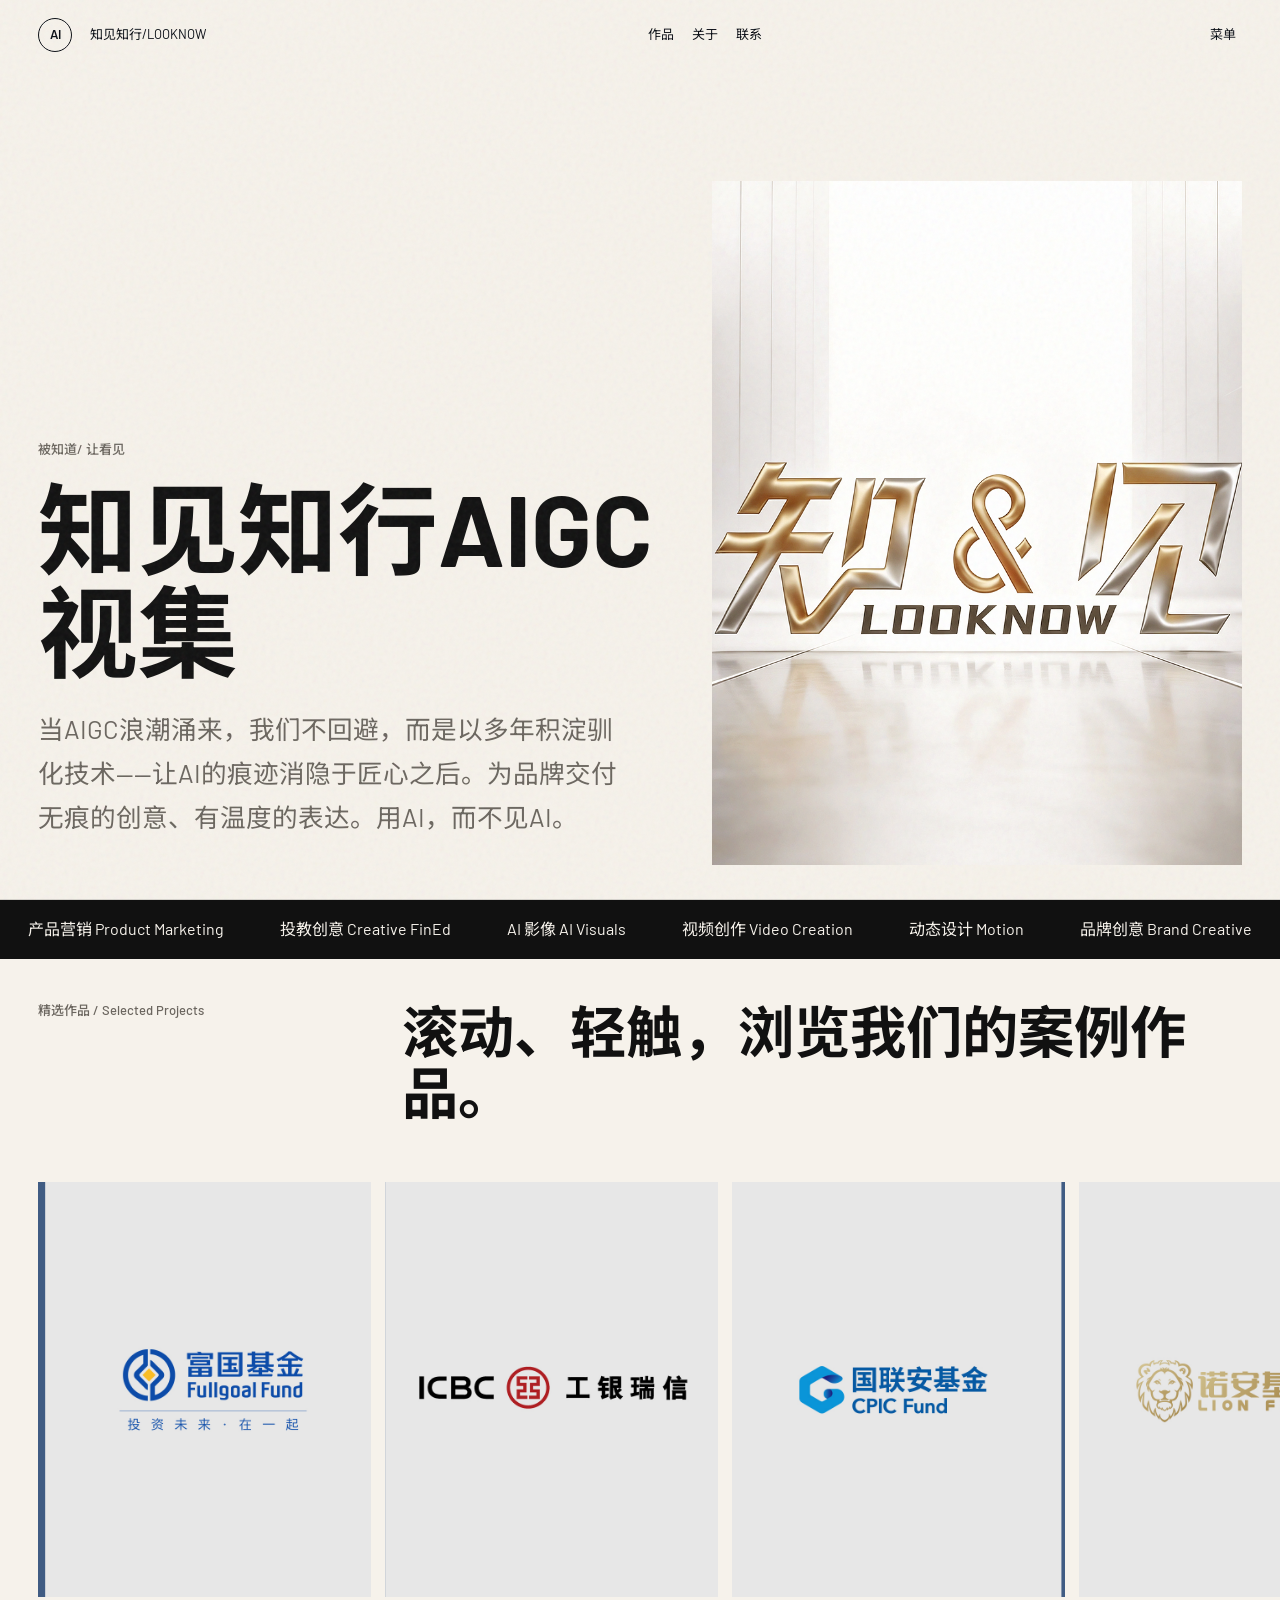
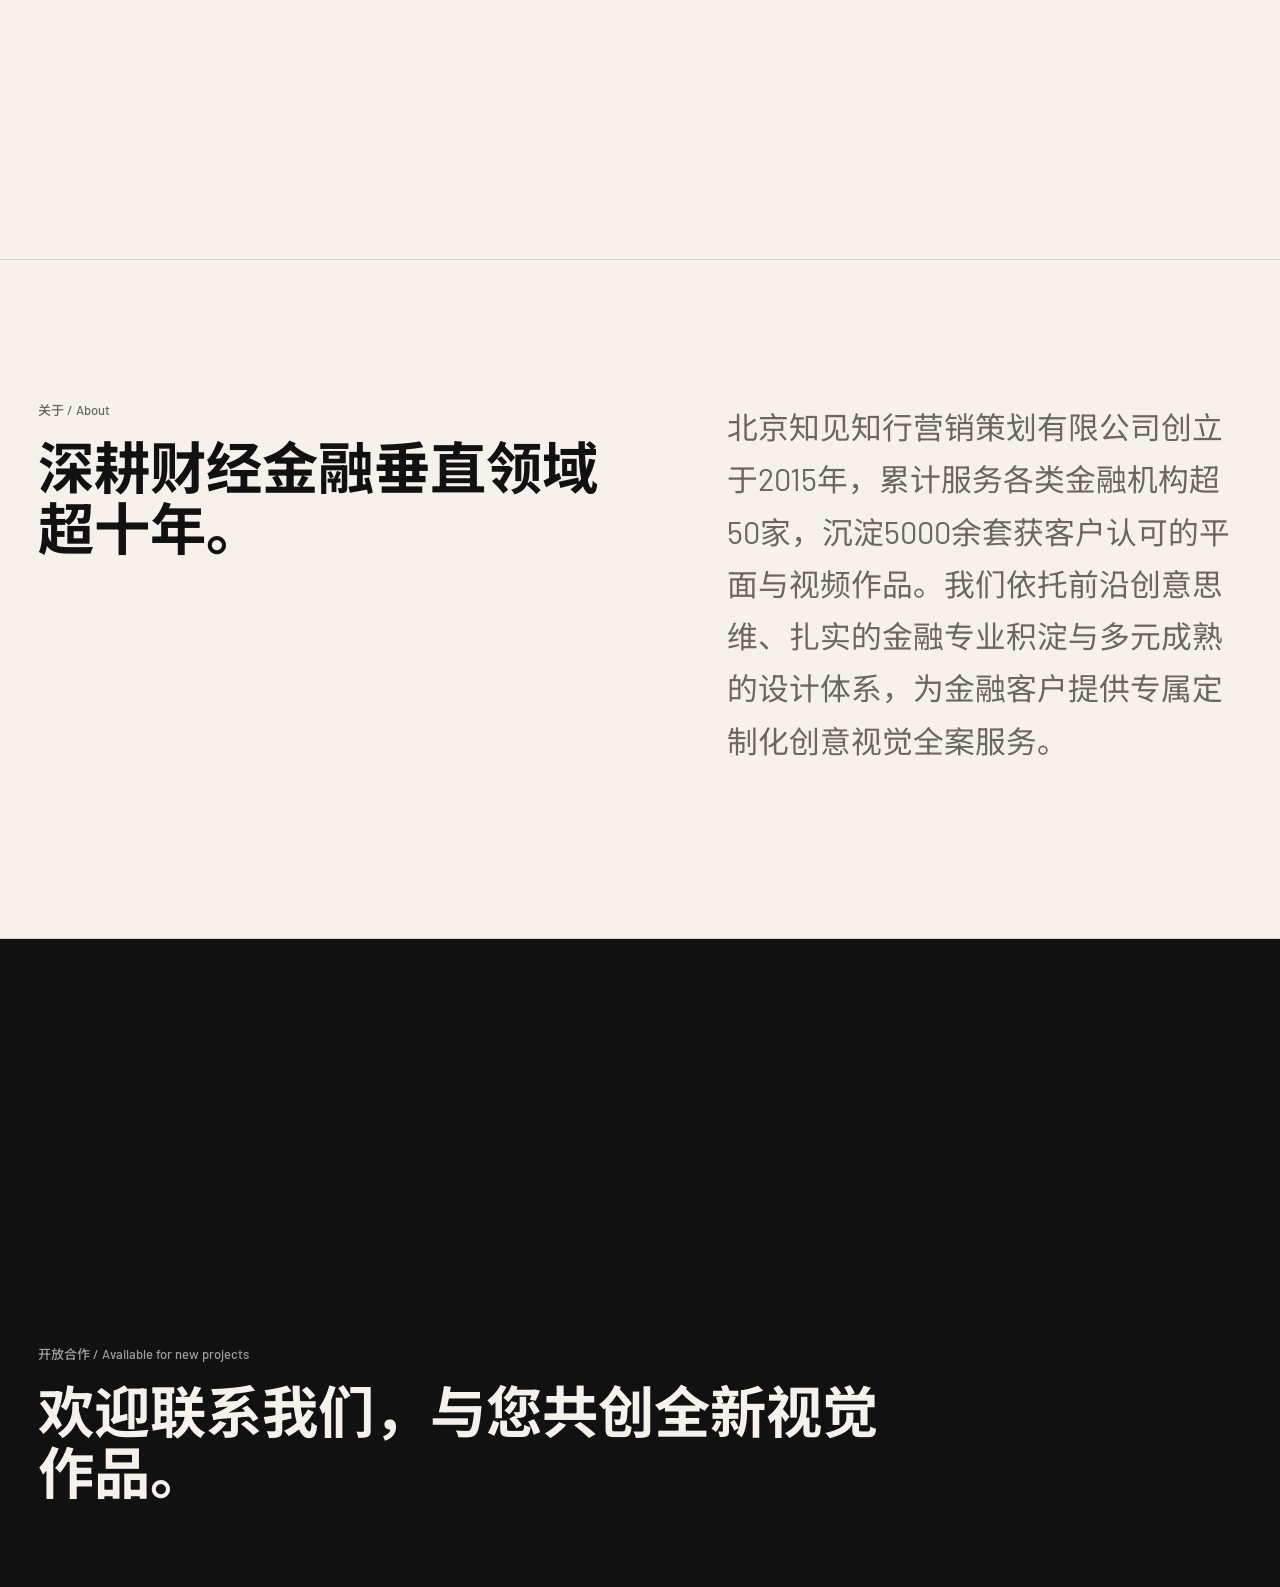
<file: index.html>
<!doctype html>
<html lang="zh-CN">
  <head>
    <meta charset="UTF-8" />
    <meta name="viewport" content="width=device-width, initial-scale=1.0" />
    <title>个人作品集 | 视觉设计与品牌体验</title>
    <meta
      name="description"
      content="一个以中文内容为主的视觉设计师作品集网站，展示品牌识别、艺术指导、数字体验与影像创作。"
    />
    <link rel="preconnect" href="https://fonts.googleapis.com" />
    <link rel="preconnect" href="https://fonts.gstatic.com" crossorigin />
    <link
      href="https://fonts.googleapis.com/css2?family=Barlow:wght@300;400;500;600;700&family=Noto+Sans+SC:wght@300;400;500;600;700;800&display=swap"
      rel="stylesheet"
    />
    <link rel="stylesheet" href="styles.css" />
  </head>
  <body>
    <div class="grain" aria-hidden="true"></div>

    <header class="site-header">
      <a class="brand" href="#home" aria-label="回到首页">
        <span class="brand-mark">AI</span>
        <span>知见知行/LOOKNOW</span>
      </a>
      <nav class="desktop-nav" aria-label="主导航">
        <a href="#work">作品</a>
        <a href="#about">关于</a>
        <a href="#contact">联系</a>
      </nav>
      <button class="menu-button" type="button" aria-expanded="false" aria-controls="menuPanel">
        菜单
      </button>
    </header>

    <aside class="menu-panel" id="menuPanel" aria-hidden="true">
      <div class="menu-panel-inner">
        <button class="menu-close" type="button">关闭</button>
        <a href="#work">精选作品</a>
        <a href="#about">关于我</a>
        <a href="#contact">联系合作</a>
      </div>
    </aside>

    <main id="home">
      <section class="hero" aria-labelledby="heroTitle">
        <div class="hero-copy">
          <p class="eyebrow">被知道/ 让看见</p>
          <h1 id="heroTitle">
            知见知行AIGC视集
          </h1>
          <p class="hero-description">
            当AIGC浪潮涌来，我们不回避，而是以多年积淀驯化技术——让AI的痕迹消隐于匠心之后。为品牌交付无痕的创意、有温度的表达。用AI，而不见AI。
          </p>
        </div>
        <div class="hero-media" aria-hidden="true">
          <img
            src="images/home-cover.jpg"
            alt=""
          />
        </div>
      </section>

      <section class="ticker" aria-label="服务方向">
        <div class="ticker-track">
          <span>产品营销 Product Marketing</span>
          <span>投教创意 Creative FinEd</span>
          <span>AI 影像 AI Visuals</span>
          <span>视频创作 Video Creation</span>
          <span>动态设计 Motion</span>
          <span>品牌创意 Brand Creative</span>
          <span>活动视觉 Campaign Design</span>
        </div>
      </section>

      <section class="work-section" id="work" aria-labelledby="workTitle">
        <div class="section-heading">
          <p class="eyebrow">精选作品 / Selected Projects</p>
          <h2 id="workTitle">滚动、轻触，浏览我们的案例作品。</h2>
        </div>
        <div class="horizontal-stage" data-horizontal-stage>
          <div class="work-track" data-work-track></div>
        </div>
      </section>

      <section class="about" id="about" aria-labelledby="aboutTitle">
        <div>
          <p class="eyebrow">关于 / About</p>
          <h2 id="aboutTitle">深耕财经金融垂直领域超十年。</h2>
        </div>
        <p>
          北京知见知行营销策划有限公司创立于2015年，累计服务各类金融机构超50家，沉淀5000余套获客户认可的平面与视频作品。我们依托前沿创意思维、扎实的金融专业积淀与多元成熟的设计体系，为金融客户提供专属定制化创意视觉全案服务。
        </p>
      </section>

      <section class="contact" id="contact" aria-labelledby="contactTitle">
        <p class="eyebrow">开放合作 / Available for new projects</p>
        <h2 id="contactTitle">欢迎联系我们，与您共创全新视觉作品。</h2>
      </section>
    </main>

    <script src="projects-data.js"></script>
    <script src="script.js"></script>
  </body>
</html>
</file>
<file: styles.css>
:root {
  --ink: #111111;
  --paper: #f6f2eb;
  --muted: #6b665f;
  --line: rgba(17, 17, 17, 0.14);
  --accent: #d7462f;
  --green: #1e5b4f;
  --blue: #405c83;
  --ease: cubic-bezier(0.33, 1, 0.68, 1);
}

* {
  box-sizing: border-box;
}

html {
  scroll-behavior: smooth;
}

body {
  margin: 0;
  background: var(--paper);
  color: var(--ink);
  font-family: "Barlow", "Noto Sans SC", "PingFang SC", "Microsoft YaHei", Arial, sans-serif;
  font-size: 16px;
  line-height: 1.65;
  overflow-x: hidden;
}

img {
  display: block;
  max-width: 100%;
}

a {
  color: inherit;
  text-decoration: none;
}

button {
  color: inherit;
  font: inherit;
}

.grain {
  position: fixed;
  inset: 0;
  z-index: 30;
  pointer-events: none;
  opacity: 0.14;
  background-image: url("data:image/svg+xml,%3Csvg viewBox='0 0 240 240' xmlns='http://www.w3.org/2000/svg'%3E%3Cfilter id='n'%3E%3CfeTurbulence type='fractalNoise' baseFrequency='.8' numOctaves='3' stitchTiles='stitch'/%3E%3C/filter%3E%3Crect width='240' height='240' filter='url(%23n)' opacity='.42'/%3E%3C/svg%3E");
}

.site-header {
  position: fixed;
  top: 0;
  left: 0;
  right: 0;
  z-index: 20;
  display: flex;
  align-items: center;
  justify-content: space-between;
  padding: 18px clamp(18px, 3vw, 42px);
  mix-blend-mode: difference;
  color: white;
  letter-spacing: 0;
  font-size: 13px;
}

.brand,
.desktop-nav {
  display: flex;
  align-items: center;
  gap: 18px;
}

.brand-mark {
  display: grid;
  width: 34px;
  height: 34px;
  place-items: center;
  border: 1px solid currentColor;
  border-radius: 50%;
  font-weight: 600;
}

.desktop-nav a,
.menu-button,
.menu-close,
.back-link {
  transition: opacity 0.25s ease;
}

.desktop-nav a:hover,
.menu-button:hover,
.menu-close:hover,
.back-link:hover {
  opacity: 0.58;
}

.menu-button,
.menu-close {
  border: 0;
  background: transparent;
  cursor: pointer;
}

.menu-panel {
  position: fixed;
  inset: 0;
  z-index: 25;
  display: none;
  background: rgba(246, 242, 235, 0.98);
  color: var(--ink);
}

.menu-panel.is-open {
  display: block;
}

.menu-panel-inner {
  display: grid;
  min-height: 100%;
  align-content: center;
  gap: 18px;
  padding: clamp(24px, 5vw, 80px);
}

.menu-panel a {
  font-size: clamp(42px, 10vw, 136px);
  font-weight: 600;
  line-height: 1.02;
}

.menu-close {
  position: absolute;
  top: 24px;
  right: 28px;
}

.hero {
  min-height: 100vh;
  display: grid;
  grid-template-columns: minmax(0, 1.08fr) minmax(320px, 0.92fr);
  gap: clamp(18px, 4vw, 72px);
  align-items: end;
  padding: 96px clamp(18px, 3vw, 42px) 34px;
  border-bottom: 1px solid var(--line);
}

.hero-copy {
  max-width: 980px;
}

.eyebrow {
  margin: 0 0 16px;
  color: var(--muted);
  font-size: 13px;
  font-weight: 500;
  line-height: 1.5;
}

h1,
h2,
h3,
p {
  margin-top: 0;
}

h1 {
  margin-bottom: 26px;
  max-width: 1080px;
  font-size: clamp(48px, 7.8vw, 128px);
  font-weight: 700;
  line-height: 1.03;
}

.hero-description {
  max-width: 600px;
  color: var(--muted);
  font-size: clamp(18px, 2vw, 26px);
  line-height: 1.72;
}

.hero-media {
  height: min(76vh, 780px);
  min-height: 420px;
  overflow: hidden;
  background: var(--green);
}

.hero-media img {
  width: 100%;
  height: 108%;
  object-fit: cover;
  filter: saturate(0.86) contrast(1.06);
  transform: translateY(var(--hero-shift, 0));
}

.ticker {
  overflow: hidden;
  border-bottom: 1px solid var(--line);
  background: var(--ink);
  color: var(--paper);
}

.ticker-track {
  display: flex;
  width: max-content;
  animation: ticker 28s linear infinite;
}

.ticker span {
  padding: 16px 28px;
  white-space: nowrap;
}

@keyframes ticker {
  from {
    transform: translateX(0);
  }
  to {
    transform: translateX(-50%);
  }
}

.work-section {
  min-height: 100vh;
  padding: 42px 0 38px;
  overflow: hidden;
}

.section-heading {
  display: flex;
  justify-content: space-between;
  gap: 24px;
  padding: 0 clamp(18px, 3vw, 42px) 12px;
}

.section-heading h2,
.about h2,
.contact h2 {
  max-width: 840px;
  font-size: clamp(32px, 4.4vw, 70px);
  font-weight: 700;
  line-height: 1.08;
}

.horizontal-stage {
  height: 64vh;
  min-height: 440px;
  cursor: grab;
  overflow: hidden;
}

.horizontal-stage.is-dragging {
  cursor: grabbing;
}

.work-track {
  position: relative;
  height: 100%;
  display: flex;
  align-items: start;
  gap: 14px;
  padding: 0 clamp(18px, 3vw, 42px);
  transform: translate3d(var(--track-x, 0), 0, 0);
  transition: transform 0.3s var(--ease);
  will-change: transform;
}

.work-card {
  position: relative;
  flex: 0 0 clamp(260px, 26vw, 430px);
  height: var(--card-height);
  overflow: hidden;
  border: 0;
  background: var(--blue);
  color: white;
  cursor: pointer;
  isolation: isolate;
  display: block;
}

.work-card:nth-child(3n + 1) {
  --card-height: 72%;
}

.work-card:nth-child(3n + 2) {
  --card-height: 72%;
}

.work-card:nth-child(3n + 3) {
  --card-height: 72%;
}

.work-card img {
  width: 112%;
  height: 100%;
  object-fit: cover;
  transform: translateX(var(--parallax, 0)) scale(1.01);
  transition: transform 0.65s var(--ease), filter 0.65s var(--ease);
  filter: saturate(0.92);
}

.work-card:hover img,
.work-card:focus-visible img {
  transform: translateX(var(--parallax, 0)) scale(1.06);
  filter: saturate(1.06) contrast(1.03);
}

.work-card-info {
  position: absolute;
  left: 14px;
  right: 14px;
  bottom: 14px;
  z-index: 1;
  display: flex;
  align-items: center;
  justify-content: space-between;
  gap: 10px;
  transform: translateY(120%);
  opacity: 0;
  transition: transform 0.38s var(--ease), opacity 0.38s var(--ease);
}

.work-card:hover .work-card-info,
.work-card:focus-visible .work-card-info {
  transform: translateY(0);
  opacity: 1;
}

.work-card::after {
  position: absolute;
  inset: auto 0 0;
  height: 45%;
  content: "";
  background: linear-gradient(to top, rgba(0, 0, 0, 0.56), transparent);
  opacity: 0;
  transition: opacity 0.38s ease;
}

.work-card:hover::after,
.work-card:focus-visible::after {
  opacity: 1;
}

.work-title {
  font-size: 18px;
  font-weight: 600;
  line-height: 1.2;
}

.work-category {
  font-size: 12px;
  white-space: nowrap;
  opacity: 0.86;
}

.about {
  display: grid;
  grid-template-columns: 1fr 0.86fr;
  gap: clamp(24px, 7vw, 120px);
  padding: clamp(70px, 11vw, 150px) clamp(18px, 3vw, 42px);
  border-top: 1px solid var(--line);
  border-bottom: 1px solid var(--line);
}

.about p:last-child {
  color: var(--muted);
  font-size: clamp(20px, 2.4vw, 34px);
  line-height: 1.7;
}

.contact {
  min-height: 72vh;
  display: grid;
  align-content: end;
  padding: clamp(70px, 11vw, 150px) clamp(18px, 3vw, 42px) 38px;
  background: var(--ink);
  color: var(--paper);
}

.contact .eyebrow {
  color: rgba(246, 242, 235, 0.62);
}

.contact a {
  width: fit-content;
  border-bottom: 1px solid currentColor;
  font-size: clamp(24px, 4vw, 58px);
}

.project-page {
  background: #eee8df;
}

.back-link {
  font-size: 13px;
}

.project-hero {
  min-height: 100vh;
  display: grid;
  grid-template-columns: minmax(0, 0.95fr) minmax(360px, 1.05fr);
  gap: clamp(22px, 4vw, 72px);
  align-items: end;
  padding: 106px clamp(18px, 3vw, 42px) 42px;
  border-bottom: 1px solid var(--line);
}

.project-hero-copy {
  max-width: 960px;
}

.project-hero h1 {
  font-size: clamp(64px, 10vw, 158px);
}

.project-lead {
  max-width: 680px;
  color: var(--muted);
  font-size: clamp(20px, 2.1vw, 30px);
  line-height: 1.7;
}

.project-cover {
  height: min(76vh, 820px);
  min-height: 460px;
  margin: 0;
  overflow: hidden;
  background: var(--green);
}

.project-cover img {
  width: 100%;
  height: 100%;
  object-fit: cover;
}

.project-meta {
  display: grid;
  grid-template-columns: repeat(3, 1fr);
  gap: 1px;
  border-bottom: 1px solid var(--line);
  background: var(--line);
}

.project-meta div {
  min-height: 150px;
  padding: clamp(22px, 3vw, 38px);
  background: var(--paper);
}

.project-meta span {
  display: block;
  margin-bottom: 18px;
  color: var(--muted);
  font-size: 13px;
}

.project-meta strong {
  display: block;
  max-width: 520px;
  font-size: clamp(19px, 2vw, 30px);
  font-weight: 600;
  line-height: 1.45;
}

.project-story {
  display: grid;
  grid-template-columns: repeat(2, minmax(0, 1fr));
  gap: clamp(26px, 7vw, 120px);
  padding: clamp(72px, 10vw, 150px) clamp(18px, 3vw, 42px);
}

.project-story p:last-child {
  color: var(--muted);
  font-size: clamp(18px, 2vw, 30px);
  line-height: 1.82;
}

.project-video {
  padding: 0 clamp(18px, 3vw, 42px) clamp(72px, 10vw, 140px);
}

.project-video[hidden] {
  display: none;
}

.video-heading {
  width: min(100%, 860px);
  margin: 0 auto;
  padding-right: 0;
  padding-left: 0;
}

.project-video-list {
  display: grid;
  justify-items: center;
  gap: 42px;
}

.project-video-item {
  width: min(100%, 860px);
  margin: 0;
}

.project-video-item figcaption {
  margin-bottom: 12px;
  color: var(--muted);
  font-size: 15px;
}

.project-video-item video {
  display: block;
  width: 100%;
  max-height: 86vh;
  margin: 0 auto;
  aspect-ratio: 9 / 16;
  background: #ccc;
  object-fit: contain;
}

.project-graphics {
  padding-bottom: clamp(72px, 10vw, 150px);
}

.project-graphics[hidden] {
  display: none;
}

.graphic-heading {
  width: min(calc(100% - clamp(36px, 6vw, 84px)), 800px);
  margin: 0 auto;
}

.project-gallery {
  display: grid;
  grid-template-columns: 1fr;
  justify-items: center;
  gap: 40px;
  padding: 0 clamp(18px, 3vw, 42px);
}

.project-gallery.has-video-after {
  padding-bottom: 0;
}

.project-graphics:has(.project-gallery.has-video-after) {
  padding-bottom: clamp(36px, 6vw, 72px);
}

.gallery-item,
.gallery-item.is-portrait {
  width: min(100%, 800px);
  grid-column: auto;
  min-height: auto;
  margin: 0;
  overflow: hidden;
  background: transparent;
}

.gallery-item img {
  display: block;
  width: 100%;
  height: auto;
  margin: 0 auto;
  object-fit: contain;
}

.project-nav {
  display: grid;
  grid-template-columns: 1fr auto 1fr;
  gap: 18px;
  align-items: center;
  padding: 26px clamp(18px, 3vw, 42px);
  border-top: 1px solid var(--line);
  background: var(--ink);
  color: var(--paper);
}

.project-nav a {
  font-size: clamp(16px, 1.6vw, 24px);
}

.project-nav a:last-child {
  justify-self: end;
  text-align: right;
}

@media (max-width: 800px) {
  .desktop-nav {
    display: none;
  }

  .hero,
  .about,
  .project-hero,
  .project-story {
    grid-template-columns: 1fr;
  }

  .hero {
    min-height: auto;
    padding-top: 92px;
  }

  .hero-media {
    height: 62vh;
    min-height: 360px;
    order: -1;
  }

  h1 {
    font-size: clamp(42px, 13vw, 76px);
  }

  .section-heading {
    display: block;
  }

  .horizontal-stage {
    height: auto;
    min-height: 0;
    overflow-x: auto;
    -webkit-overflow-scrolling: touch;
  }

  .work-track {
    width: max-content;
    height: 68vh;
    min-height: 460px;
    transform: none !important;
  }

  .work-card {
    flex-basis: 78vw;
  }

  .work-card-info {
    transform: translateY(0);
    opacity: 1;
  }

  .work-card::after {
    opacity: 1;
  }

  .project-hero {
    min-height: auto;
    padding-top: 92px;
  }

  .project-hero h1 {
    font-size: clamp(50px, 15vw, 92px);
  }

  .project-cover {
    height: 62vh;
    min-height: 360px;
    order: -1;
  }

  .project-meta {
    grid-template-columns: 1fr;
  }

  .project-meta div {
    min-height: 0;
  }

  .project-video-list {
    gap: 28px;
  }

  .project-video-item video {
    max-height: 70vh;
    aspect-ratio: 4 / 5;
  }

  .project-gallery {
    grid-template-columns: 1fr;
    gap: 18px;
    padding-right: 16px;
    padding-left: 16px;
  }

  .gallery-item,
  .gallery-item.is-portrait {
    grid-column: auto;
    width: 100%;
    min-height: 0;
  }

  .project-nav {
    grid-template-columns: 1fr;
  }

  .project-nav a:last-child {
    justify-self: start;
    text-align: left;
  }
}
</file>
